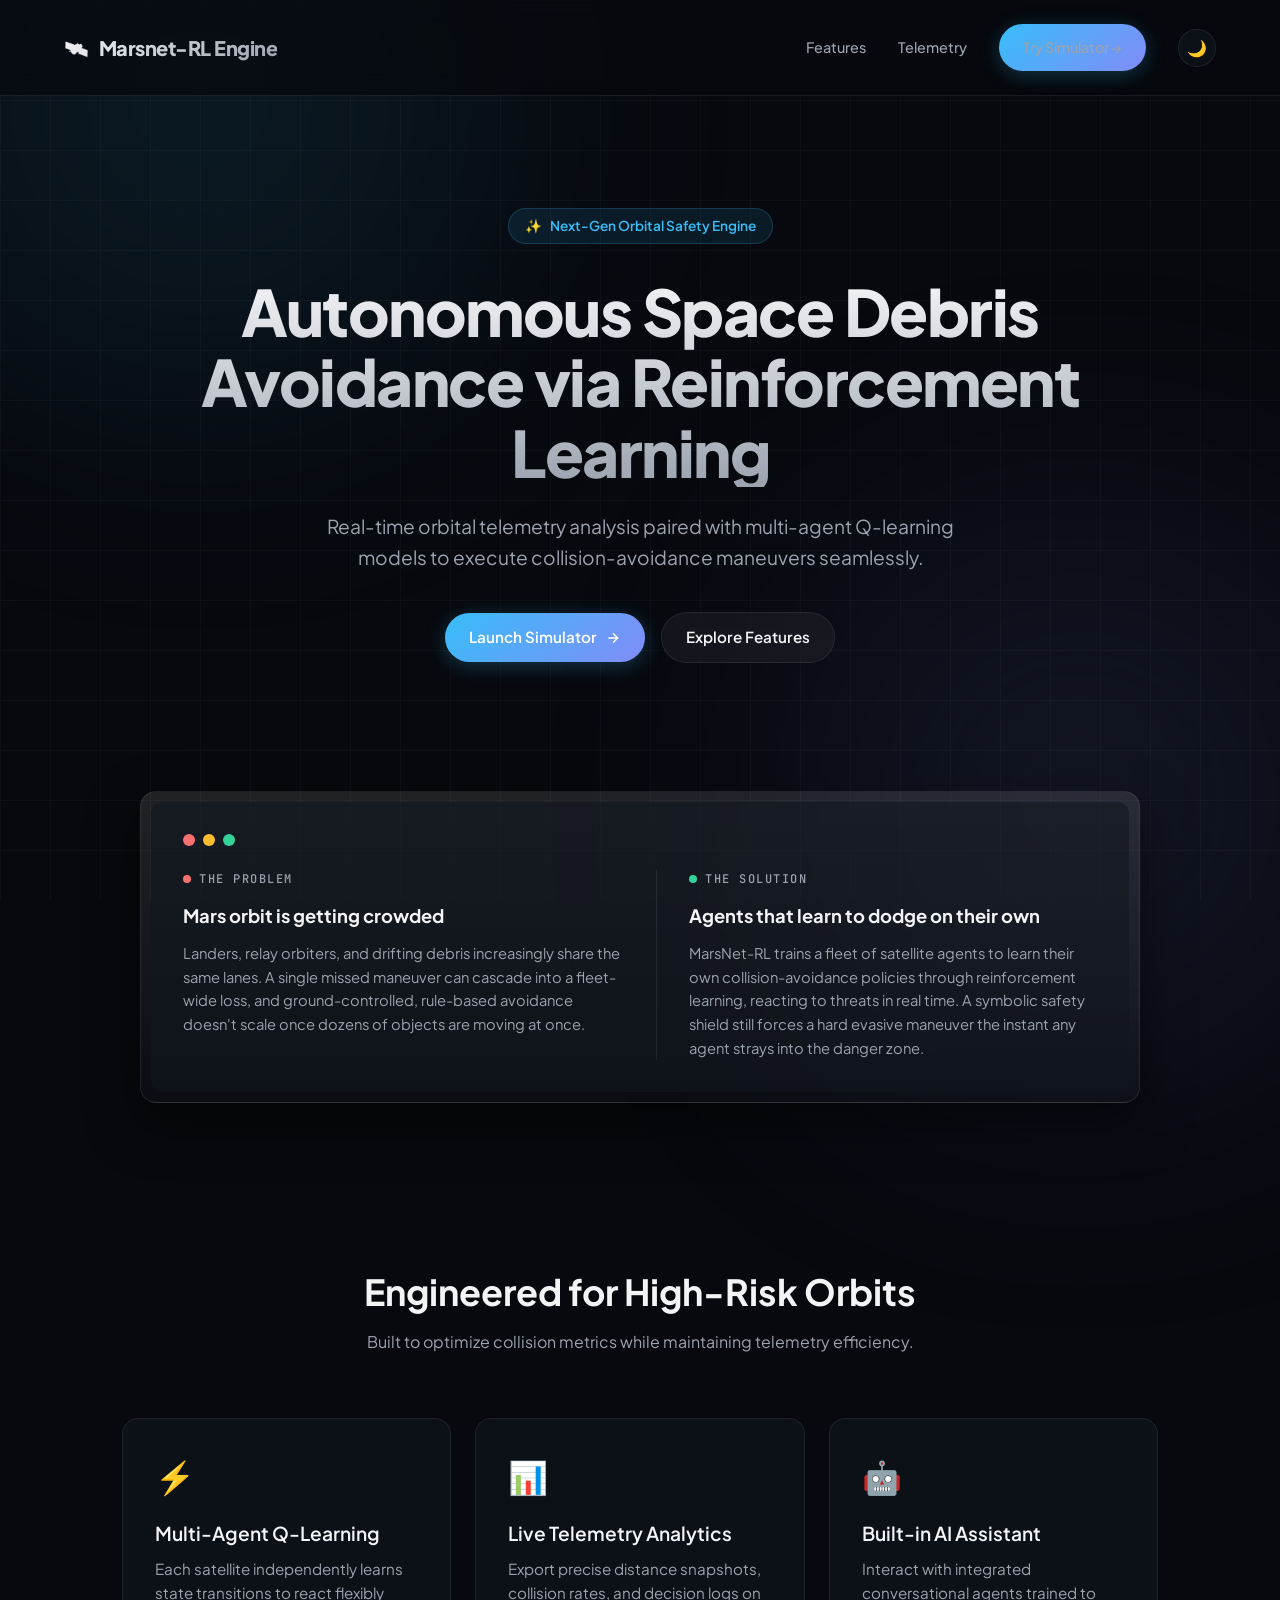
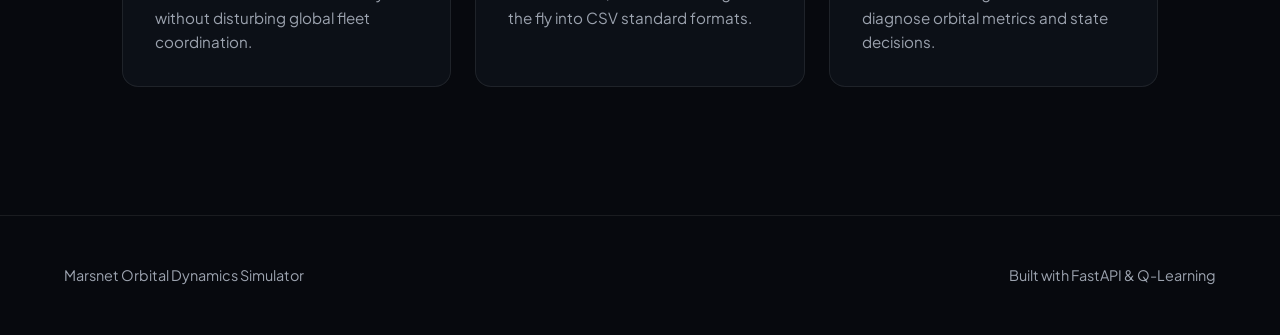
<file: Code/landing.html>
<!DOCTYPE html>
<html lang="en">
<head>
    <meta charset="UTF-8">
    <meta name="viewport" content="width=device-width, initial-scale=1.0">
    <title>Marsnet-RL | AI-Driven Orbital Debris Avoidance</title>
    <link rel="preconnect" href="https://fonts.googleapis.com">
    <link rel="preconnect" href="https://fonts.gstatic.com" crossorigin>
    <link href="https://fonts.googleapis.com/css2?family=JetBrains+Mono:wght@400;500&family=Plus+Jakarta+Sans:wght@300;400;600;700;800&display=swap" rel="stylesheet">

    <style>
        :root {
            --bg-dark: #07090e;
            --card-bg: rgba(18, 22, 31, 0.6);
            --card-border: rgba(255, 255, 255, 0.08);
            --accent-cyan: #38bdf8;
            --accent-purple: #818cf8;
            --accent-green: #34d399;
            --accent-red: #f87171;
            --text-main: #f3f4f6;
            --text-muted: #9ca3af;
            --grid-line: rgba(255, 255, 255, 0.03);
            --orb-opacity: 0.18;
        }

        body.light-theme {
            --bg-dark: #eef1f6;
            --card-bg: rgba(255, 255, 255, 0.75);
            --card-border: rgba(15, 23, 42, 0.08);
            --text-main: #0f172a;
            --text-muted: #52606d;
            --grid-line: rgba(15, 23, 42, 0.04);
            --orb-opacity: 0.12;
        }

        * {
            box-sizing: border-box;
            margin: 0;
            padding: 0;
            font-family: 'Plus Jakarta Sans', -apple-system, sans-serif;
        }

        body {
            background-color: var(--bg-dark);
            color: var(--text-main);
            overflow-x: hidden;
            line-height: 1.6;
            transition: background-color 0.3s ease, color 0.3s ease;
        }

        /* --- BACKGROUND ANIMATIONS --- */
        .grid-bg {
            position: fixed;
            top: 0;
            left: 0;
            width: 100vw;
            height: 100vh;
            background-image:
                linear-gradient(to right, var(--grid-line) 1px, transparent 1px),
                linear-gradient(to bottom, var(--grid-line) 1px, transparent 1px);
            background-size: 50px 50px;
            z-index: -2;
            transition: background-image 0.3s ease;
        }

        .glow-orb {
            position: fixed;
            width: 600px;
            height: 600px;
            border-radius: 50%;
            filter: blur(140px);
            opacity: var(--orb-opacity);
            pointer-events: none;
            z-index: -1;
            animation: floatGlow 12s infinite alternate ease-in-out;
            transition: opacity 0.3s ease;
        }

        .orb-1 {
            top: -200px;
            left: -100px;
            background: radial-gradient(circle, var(--accent-cyan), transparent);
        }

        .orb-2 {
            bottom: -200px;
            right: -100px;
            background: radial-gradient(circle, var(--accent-purple), transparent);
            animation-delay: -6s;
        }

        @keyframes floatGlow {
            0% { transform: translate(0, 0) scale(1); }
            100% { transform: translate(60px, 40px) scale(1.1); }
        }

        /* --- NAVBAR --- */
        nav {
            display: flex;
            justify-content: space-between;
            align-items: center;
            padding: 1.5rem 4rem;
            backdrop-filter: blur(12px);
            background: rgba(7, 9, 14, 0.7);
            border-bottom: 1px solid var(--card-border);
            position: sticky;
            top: 0;
            z-index: 100;
            transition: background-color 0.3s ease, border-color 0.3s ease;
        }

        body.light-theme nav {
            background: rgba(238, 241, 246, 0.75);
        }

        .logo {
            display: flex;
            align-items: center;
            gap: 10px;
            font-weight: 800;
            font-size: 1.25rem;
            letter-spacing: -0.5px;
            background: linear-gradient(135deg, var(--text-main) 0%, var(--text-muted) 100%);
            -webkit-background-clip: text;
            -webkit-text-fill-color: transparent;
        }

        .nav-links {
            display: flex;
            gap: 2rem;
            align-items: center;
        }

        .nav-links a {
            color: var(--text-muted);
            text-decoration: none;
            font-size: 0.9rem;
            font-weight: 500;
            transition: color 0.2s ease;
        }

        .nav-links a:hover {
            color: var(--text-main);
        }

        /* --- THEME TOGGLE --- */
        .theme-toggle {
            width: 38px;
            height: 38px;
            border-radius: 50%;
            background: var(--card-bg);
            border: 1px solid var(--card-border);
            color: var(--text-main);
            font-size: 1rem;
            display: flex;
            align-items: center;
            justify-content: center;
            cursor: pointer;
            transition: all 0.2s ease;
            padding: 0;
        }

        .theme-toggle:hover {
            border-color: var(--accent-cyan);
            transform: translateY(-2px);
        }

        /* --- BUTTONS --- */
        .btn-primary {
            display: inline-flex;
            align-items: center;
            gap: 8px;
            padding: 0.75rem 1.5rem;
            border-radius: 9999px;
            background: linear-gradient(135deg, var(--accent-cyan), var(--accent-purple));
            color: #fff;
            font-weight: 600;
            font-size: 0.95rem;
            text-decoration: none;
            box-shadow: 0 4px 20px rgba(56, 189, 248, 0.25);
            transition: all 0.3s cubic-bezier(0.4, 0, 0.2, 1);
            border: none;
            cursor: pointer;
        }

        .btn-primary:hover {
            transform: translateY(-2px);
            box-shadow: 0 8px 30px rgba(56, 189, 248, 0.4);
        }

        .btn-secondary {
            display: inline-flex;
            align-items: center;
            gap: 8px;
            padding: 0.75rem 1.5rem;
            border-radius: 9999px;
            background: rgba(255, 255, 255, 0.05);
            color: var(--text-main);
            font-weight: 600;
            font-size: 0.95rem;
            text-decoration: none;
            border: 1px solid var(--card-border);
            backdrop-filter: blur(10px);
            transition: all 0.3s ease;
        }

        body.light-theme .btn-secondary {
            background: rgba(15, 23, 42, 0.04);
        }

        .btn-secondary:hover {
            background: rgba(255, 255, 255, 0.1);
            border-color: rgba(255, 255, 255, 0.2);
            transform: translateY(-2px);
        }

        /* --- HERO SECTION --- */
        .hero {
            max-width: 1100px;
            margin: 0 auto;
            padding: 7rem 2rem 5rem;
            text-align: center;
            display: flex;
            flex-direction: column;
            align-items: center;
        }

        .badge {
            display: inline-flex;
            align-items: center;
            gap: 8px;
            padding: 6px 16px;
            border-radius: 9999px;
            background: rgba(56, 189, 248, 0.1);
            border: 1px solid rgba(56, 189, 248, 0.2);
            color: var(--accent-cyan);
            font-size: 0.85rem;
            font-weight: 600;
            margin-bottom: 2rem;
            animation: pulse 2s infinite alternate;
        }

        @keyframes pulse {
            0% { border-color: rgba(56, 189, 248, 0.2); }
            100% { border-color: rgba(56, 189, 248, 0.6); }
        }

        .hero h1 {
            font-size: 4rem;
            font-weight: 800;
            line-height: 1.1;
            letter-spacing: -1.5px;
            margin-bottom: 1.5rem;
            background: linear-gradient(180deg, var(--text-main) 0%, var(--text-muted) 100%);
            -webkit-background-clip: text;
            -webkit-text-fill-color: transparent;
        }

        .hero p {
            font-size: 1.2rem;
            color: var(--text-muted);
            max-width: 680px;
            margin-bottom: 2.5rem;
            font-weight: 400;
        }

        .cta-group {
            display: flex;
            gap: 1rem;
            align-items: center;
        }

        /* --- PROBLEM / SOLUTION PANEL --- */
        .preview-container {
            max-width: 1000px;
            margin: 3rem auto 6rem;
            padding: 10px;
            border-radius: 16px;
            background: linear-gradient(180deg, rgba(255,255,255,0.1) 0%, rgba(255,255,255,0.02) 100%);
            border: 1px solid var(--card-border);
            box-shadow: 0 20px 50px rgba(0, 0, 0, 0.5);
        }

        .preview-window {
            background: var(--card-bg);
            border-radius: 12px;
            padding: 2rem;
            position: relative;
            overflow: hidden;
        }

        .window-header {
            display: flex;
            gap: 8px;
            margin-bottom: 1.5rem;
        }

        .dot { width: 12px; height: 12px; border-radius: 50%; background: #333; }
        .dot.red { background: var(--accent-red); }
        .dot.yellow { background: #ffbd2e; }
        .dot.green { background: var(--accent-green); }

        .ps-grid {
            display: grid;
            grid-template-columns: 1fr 1fr;
            gap: 2rem;
        }

        .ps-col {
            display: flex;
            flex-direction: column;
            gap: 0.75rem;
        }

        .ps-col + .ps-col {
            border-left: 1px solid var(--card-border);
            padding-left: 2rem;
        }

        .ps-eyebrow {
            display: flex;
            align-items: center;
            gap: 8px;
            font-family: 'JetBrains Mono', monospace;
            font-size: 0.75rem;
            font-weight: 500;
            letter-spacing: 1.5px;
            text-transform: uppercase;
            color: var(--text-muted);
        }

        .ps-col h3 {
            font-size: 1.15rem;
            font-weight: 700;
            color: var(--text-main);
        }

        .ps-col p {
            font-size: 0.92rem;
            color: var(--text-muted);
            line-height: 1.6;
        }

        @media (max-width: 700px) {
            .ps-grid { grid-template-columns: 1fr; }
            .ps-col + .ps-col { border-left: none; padding-left: 0; border-top: 1px solid var(--card-border); padding-top: 1.5rem; }
        }

        /* --- FEATURES SECTION --- */
        .features {
            max-width: 1100px;
            margin: 0 auto;
            padding: 4rem 2rem;
        }

        .section-title {
            text-align: center;
            margin-bottom: 4rem;
        }

        .section-title h2 {
            font-size: 2.25rem;
            font-weight: 700;
            margin-bottom: 0.5rem;
        }

        .grid {
            display: grid;
            grid-template-columns: repeat(auto-fit, minmax(300px, 1fr));
            gap: 1.5rem;
        }

        .card {
            background: var(--card-bg);
            border: 1px solid var(--card-border);
            border-radius: 16px;
            padding: 2rem;
            backdrop-filter: blur(12px);
            transition: all 0.3s ease;
            position: relative;
        }

        .card:hover {
            border-color: rgba(255, 255, 255, 0.2);
            transform: translateY(-4px);
            background: rgba(22, 27, 38, 0.8);
        }

        body.light-theme .card:hover {
            background: rgba(255, 255, 255, 0.95);
        }

        .card-icon {
            font-size: 2rem;
            margin-bottom: 1rem;
            display: inline-block;
        }

        .card h3 {
            font-size: 1.2rem;
            font-weight: 600;
            margin-bottom: 0.5rem;
        }

        .card p {
            color: var(--text-muted);
            font-size: 0.95rem;
        }

        /* --- FOOTER --- */
        footer {
            border-top: 1px solid var(--card-border);
            padding: 3rem 4rem;
            display: flex;
            justify-content: space-between;
            align-items: center;
            color: var(--text-muted);
            font-size: 0.9rem;
            margin-top: 4rem;
        }

        @media (max-width: 768px) {
            nav { padding: 1rem 1.5rem; }
            .hero h1 { font-size: 2.5rem; }
            .hero p { font-size: 1rem; }
            .cta-group { flex-direction: column; width: 100%; }
            .btn-primary, .btn-secondary { width: 100%; justify-content: center; }
            footer { flex-direction: column; gap: 1rem; text-align: center; }
        }
    </style>
</head>
<body>

    <div class="grid-bg"></div>
    <div class="glow-orb orb-1"></div>
    <div class="glow-orb orb-2"></div>

    <nav>
        <div class="logo">
            <span>🛰️</span> Marsnet-RL Engine
        </div>
        <div class="nav-links">
            <a href="#features">Features</a>
            <a href="#telemetry">Telemetry</a>
            <a href="/index.html" class="btn-primary">Try Simulator &rarr;</a>
            <button id="theme-toggle" class="theme-toggle" aria-label="Switch to light theme" title="Toggle theme">🌙</button>
        </div>
    </nav>

    <section class="hero">
        <div class="badge">
            <span>✨</span> Next-Gen Orbital Safety Engine
        </div>
        <h1>Autonomous Space Debris Avoidance via Reinforcement Learning</h1>
        <p>
            Real-time orbital telemetry analysis paired with multi-agent Q-learning models to execute collision-avoidance maneuvers seamlessly.
        </p>
        <div class="cta-group">
            <a href="/index.html" class="btn-primary">
                Launch Simulator
                <svg width="16" height="16" viewBox="0 0 24 24" fill="none" stroke="currentColor" stroke-width="2"><path d="M5 12h14M12 5l7 7-7 7"/></svg>
            </a>
            <a href="#features" class="btn-secondary">Explore Features</a>
        </div>
    </section>

    <div class="preview-container">
        <div class="preview-window">
            <div class="window-header">
                <div class="dot red"></div>
                <div class="dot yellow"></div>
                <div class="dot green"></div>
            </div>
            <div class="ps-grid">
                <div class="ps-col">
                    <div class="ps-eyebrow"><span class="dot red" style="width:8px;height:8px;"></span> The Problem</div>
                    <h3>Mars orbit is getting crowded</h3>
                    <p>Landers, relay orbiters, and drifting debris increasingly share the same lanes. A single missed maneuver can cascade into a fleet-wide loss, and ground-controlled, rule-based avoidance doesn't scale once dozens of objects are moving at once.</p>
                </div>
                <div class="ps-col">
                    <div class="ps-eyebrow"><span class="dot green" style="width:8px;height:8px;"></span> The Solution</div>
                    <h3>Agents that learn to dodge on their own</h3>
                    <p>MarsNet-RL trains a fleet of satellite agents to learn their own collision-avoidance policies through reinforcement learning, reacting to threats in real time. A symbolic safety shield still forces a hard evasive maneuver the instant any agent strays into the danger zone.</p>
                </div>
            </div>
        </div>
    </div>

    <section class="features" id="features">
        <div class="section-title">
            <h2>Engineered for High-Risk Orbits</h2>
            <p style="color: var(--text-muted)">Built to optimize collision metrics while maintaining telemetry efficiency.</p>
        </div>

        <div class="grid">
            <div class="card">
                <div class="card-icon">⚡</div>
                <h3>Multi-Agent Q-Learning</h3>
                <p>Each satellite independently learns state transitions to react flexibly without disturbing global fleet coordination.</p>
            </div>
            <div class="card">
                <div class="card-icon">📊</div>
                <h3>Live Telemetry Analytics</h3>
                <p>Export precise distance snapshots, collision rates, and decision logs on the fly into CSV standard formats.</p>
            </div>
            <div class="card">
                <div class="card-icon">🤖</div>
                <h3>Built-in AI Assistant</h3>
                <p>Interact with integrated conversational agents trained to diagnose orbital metrics and state decisions.</p>
            </div>
        </div>
    </section>

    <footer>
        <div>Marsnet Orbital Dynamics Simulator</div>
        <div>Built with FastAPI &amp; Q-Learning</div>
    </footer>

    <script>
        const themeToggle = document.getElementById('theme-toggle');
        if (themeToggle) {
            themeToggle.addEventListener('click', () => {
                document.body.classList.toggle('light-theme');
                const isLight = document.body.classList.contains('light-theme');
                themeToggle.textContent = isLight ? '☀️' : '🌙';
                themeToggle.setAttribute('aria-label', isLight ? 'Switch to dark theme' : 'Switch to light theme');
            });
        }
    </script>
</body>
</html>
</file>
